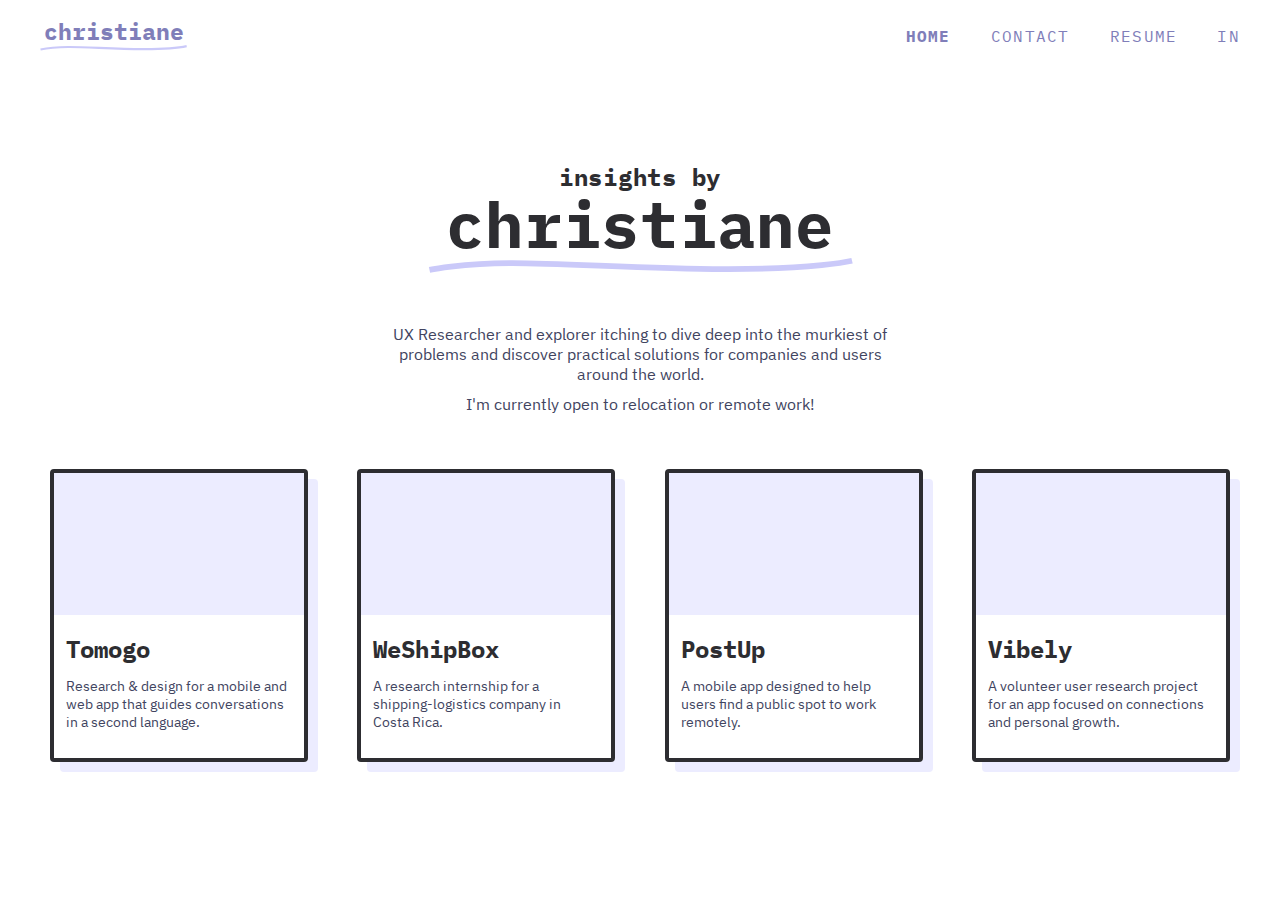
<file: index.html>
<!DOCTYPE html>
<html lang="en">
  <head>
    <title>Christiane's Portfolio</title>
    <link href="/index.css" rel="stylesheet" />
    <script src="/header.js"></script>
  </head>

  <body>
    <script>
      createHeader("home");
    </script>

    <header></header>

    <main
      id="home"
      style="
        display: flex;
        flex-direction: column;
        align-items: center;
        justify-content: center;
        height: 84vh;
      "
    >
      <h1
        style="
          font-family: var(--mono);
          font-size: 24px;
          letter-spacing: 0.03em;
          line-height: 47px;
          text-align: center;
          margin-bottom: 1em;
        "
      >
        insights by<span style="display: block; font-size: 64px"
          >christiane</span
        >
        <img src="/images/line.svg" alt="wavy light purple line" width="425" />
      </h1>
      <p style="width: 500px; text-align: center">
        UX Researcher and explorer itching to dive deep into the murkiest of
        problems and discover practical solutions for companies and users around
        the world.
      </p>
      <p>I'm currently open to relocation or remote work!</p>
      <div
        style="
          display: flex;
          justify-content: space-between;
          width: 96%;
          margin-top: 50px;
          max-width: 1200px;
        "
      >
        <a class="card" href="/cases/tomogo.html">
          <div class="image"></div>
          <div class="description">
            <h2>Tomogo</h2>
            <p>
              Research & design for a mobile and web app that guides
              conversations in a second language.
            </p>
          </div>
        </a>
        <a class="card" href="/cases/we-ship-box.html">
          <div class="image"></div>
          <div class="description">
            <h2>WeShipBox</h2>
            <p>
              A research internship for a shipping-logistics company in Costa
              Rica.
            </p>
          </div>
        </a>
        <a class="card" href="/cases/post-up.html">
          <div class="image"></div>
          <div class="description">
            <h2>PostUp</h2>
            <p>
              A mobile app designed to help users find a public spot to work
              remotely.
            </p>
          </div>
        </a>
        <a class="card" href="cases/vibely.html">
          <div class="image"></div>
          <div class="description">
            <h2>Vibely</h2>
            <p>
              A volunteer user research project for an app focused on
              connections and personal growth.
            </p>
          </div>
        </a>
      </div>
    </main>
  </body>
</html>
</file>
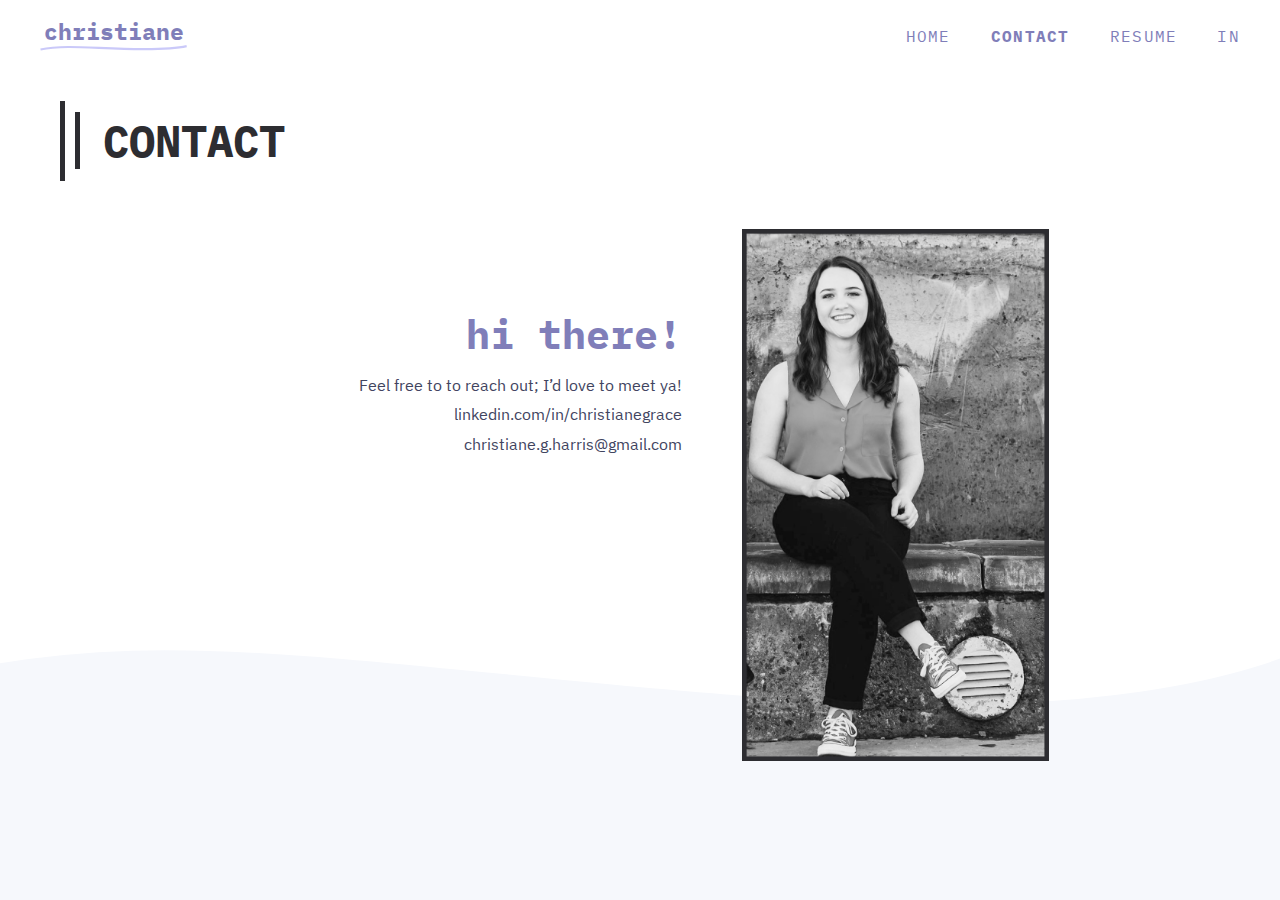
<file: contact.html>
<!DOCTYPE html>
<html lang="en">
  <head>
    <title>Christiane's Portfolio | Contact</title>
    <link href="/index.css" rel="stylesheet" />
    <script src="/header.js"></script>
  </head>

  <body>
    <script>
      createHeader("contact");
    </script>

    <header></header>

    <main id="contact">
      <h1 class="section-header horizontal-inset">Contact</h1>
      <div
        style="
          display: flex;
          align-items: center;
          justify-content: center;
          position: absolute;
          right: 15%;
          z-index: 100;
          height: 90vh;
          width: 60%;
          max-width: 1000px;
          bottom: 0;
        "
      >
        <div
          style="
            display: flex;
            flex-direction: column;
            text-align: right;
            margin-right: 60px;
            margin-top: -250px;
          "
        >
          <h1
            style="
              color: var(--medium-purple);
              font-family: var(--mono);
              font-size: 40px;
              margin-bottom: 10px;
            "
          >
            hi there!
          </h1>
          <p>Feel free to to reach out; I’d love to meet ya!</p>
          <p>linkedin.com/in/christianegrace</p>
          <p>christiane.g.harris@gmail.com</p>
        </div>
        <img
          src="/images/christiane.png"
          alt="An adventurous UX researcher (me!) sitting on a bench, smiling"
          width="40%"
        />
      </div>
      <div style="position: absolute; bottom: 0; overflow: hidden; width: 100%">
        <img
          src="/images/wave.svg"
          alt="light blue wave"
          width="100%"
          style="position: relative; top: 10vw"
        />
      </div>
    </main>
  </body>
</html>
</file>
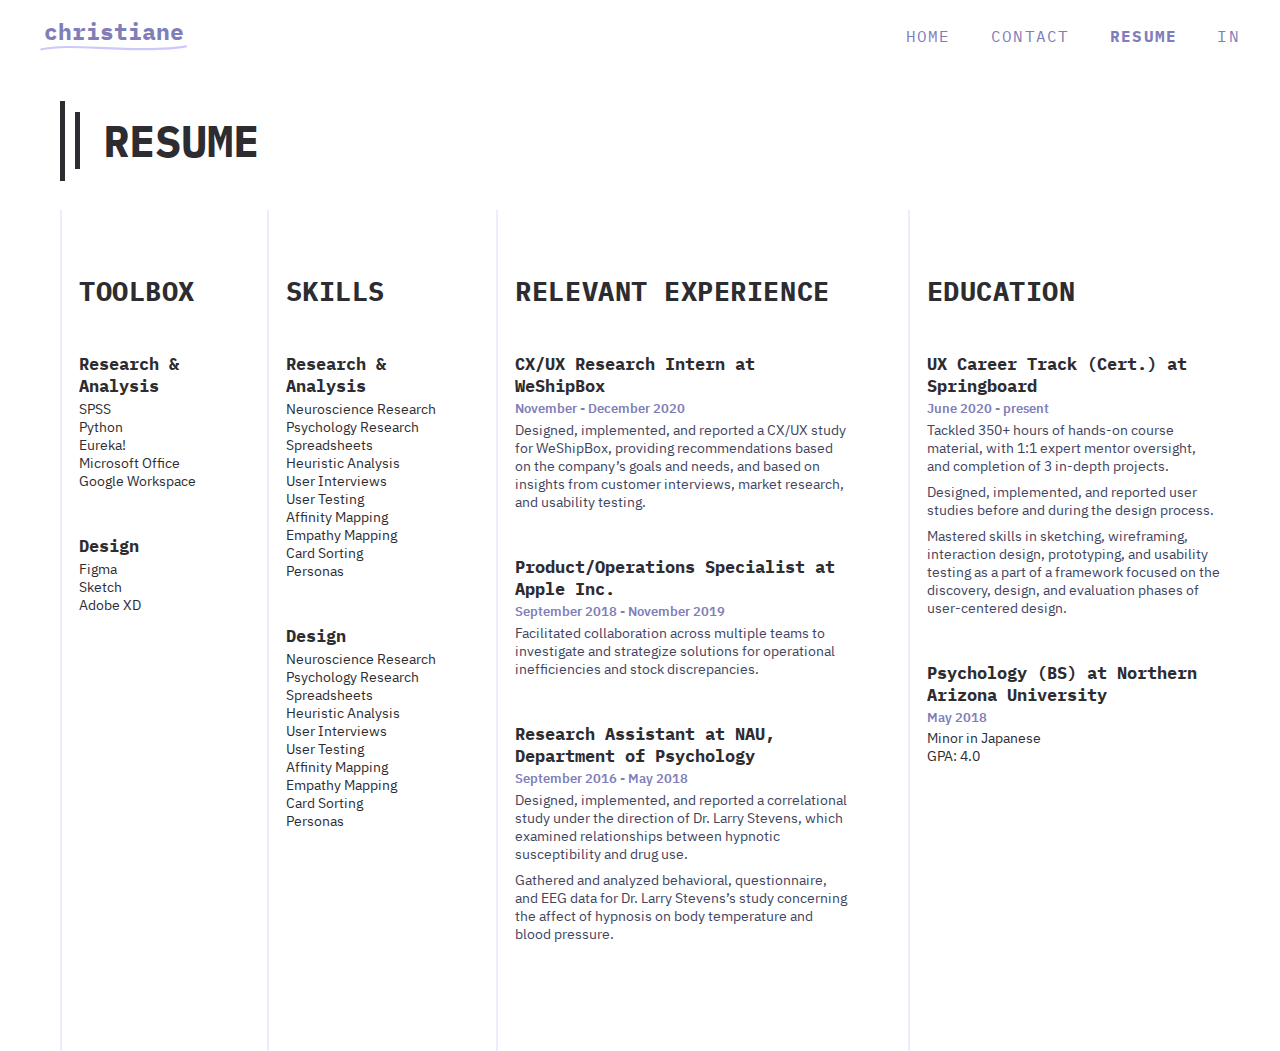
<file: resume.html>
<!DOCTYPE html>
<html lang="en">
  <head>
    <title>Christiane's Portfolio | Resume</title>
    <link href="/index.css" rel="stylesheet" />
    <script src="/header.js"></script>
  </head>

  <body>
    <script>
      createHeader("resume");
    </script>

    <header></header>

    <main class="horizontal-inset" id="resume">
      <h1 class="section-header">Resume</h1>
      <div style="display: flex">
        <div class="column" style="min-width: 11%">
          <h2>Toolbox</h2>
          <h3>Research & Analysis</h3>
          <ul>
            <li>SPSS</li>
            <li>Python</li>
            <li>Eureka!</li>
            <li>Microsoft Office</li>
            <li>Google Workspace</li>
          </ul>
          <h3>Design</h3>
          <ul>
            <li>Figma</li>
            <li>Sketch</li>
            <li>Adobe XD</li>
          </ul>
        </div>
        <div class="column" style="min-width: 13%">
          <h2>Skills</h2>
          <h3>Research & Analysis</h3>
          <ul>
            <li>Neuroscience Research</li>
            <li>Psychology Research</li>
            <li>Spreadsheets</li>
            <li>Heuristic Analysis</li>
            <li>User Interviews</li>
            <li>User Testing</li>
            <li>Affinity Mapping</li>
            <li>Empathy Mapping</li>
            <li>Card Sorting</li>
            <li>Personas</li>
          </ul>
          <h3>Design</h3>
          <ul>
            <li>Neuroscience Research</li>
            <li>Psychology Research</li>
            <li>Spreadsheets</li>
            <li>Heuristic Analysis</li>
            <li>User Interviews</li>
            <li>User Testing</li>
            <li>Affinity Mapping</li>
            <li>Empathy Mapping</li>
            <li>Card Sorting</li>
            <li>Personas</li>
          </ul>
        </div>
        <div class="column">
          <h2>Relevant Experience</h2>
          <h3>CX/UX Research Intern at WeShipBox</h3>
          <h4>November - December 2020</h4>
          <p>
            Designed, implemented, and reported a CX/UX study for WeShipBox,
            providing recommendations based on the company’s goals and needs,
            and based on insights from customer interviews, market research, and
            usability testing.
          </p>
          <h3>Product/Operations Specialist at Apple Inc.</h3>
          <h4>September 2018 - November 2019</h4>
          <p>
            Facilitated collaboration across multiple teams to investigate and
            strategize solutions for operational inefficiencies and stock
            discrepancies.
          </p>
          <h3>Research Assistant at NAU, Department of Psychology</h3>
          <h4>September 2016 - May 2018</h4>
          <p>
            Designed, implemented, and reported a correlational study under the
            direction of Dr. Larry Stevens, which examined relationships between
            hypnotic susceptibility and drug use.
          </p>
          <p>
            Gathered and analyzed behavioral, questionnaire, and EEG data for
            Dr. Larry Stevens’s study concerning the affect of hypnosis on body
            temperature and blood pressure.
          </p>
        </div>
        <div class="column" style="min-width: 22%">
          <h2>Education</h2>
          <h3>UX Career Track (Cert.) at Springboard</h3>
          <h4>June 2020 - present</h4>
          <p>
            Tackled 350+ hours of hands-on course material, with 1:1 expert
            mentor oversight, and completion of 3 in-depth projects.
          </p>
          <p>
            Designed, implemented, and reported user studies before and during
            the design process.
          </p>
          <p>
            Mastered skills in sketching, wireframing, interaction design,
            prototyping, and usability testing as a part of a framework focused
            on the discovery, design, and evaluation phases of user-centered
            design.
          </p>
          <h3>Psychology (BS) at Northern Arizona University</h3>
          <h4>May 2018</h4>
          <ul>
            <li>Minor in Japanese</li>
            <li>GPA: 4.0</li>
          </ul>
        </div>
      </div>
    </main>
  </body>
</html>
</file>
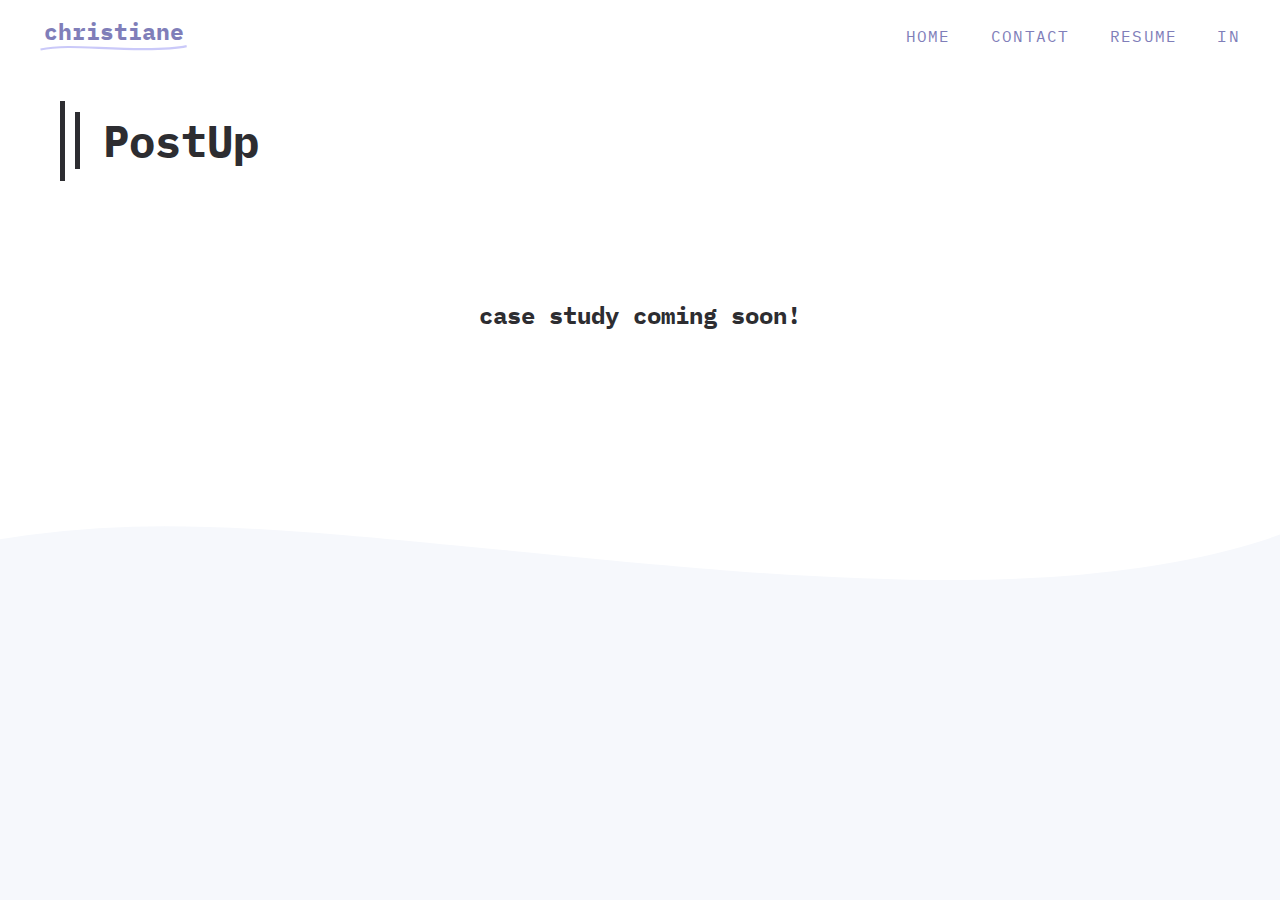
<file: cases/post-up.html>
<!DOCTYPE html>
<html lang="en">
  <head>
    <title>Christiane's Portfolio | PostUp</title>
    <link href="/index.css" rel="stylesheet" />
    <script src="/header.js"></script>
  </head>

  <body>
    <script>
      createHeader("cases/post-up");
    </script>

    <header></header>

    <main id="cases/post-up">
      <h1 class="section-header horizontal-inset" style="text-transform: none">
        PostUp
      </h1>
      <div
        style="
          display: flex;
          align-items: center;
          justify-content: center;
          z-index: 100;
          position: absolute;
          top: 10vh;
          left: 0;
          width: 100vw;
          height: 50vh;
        "
      >
        <h2 style="font-family: var(--mono)">case study coming soon!</h2>
      </div>
      <img
        src="/images/wave.svg"
        alt="light blue wave"
        width="100%"
        style="position: absolute; bottom: 0"
      />
    </main>
  </body>
</html>
</file>
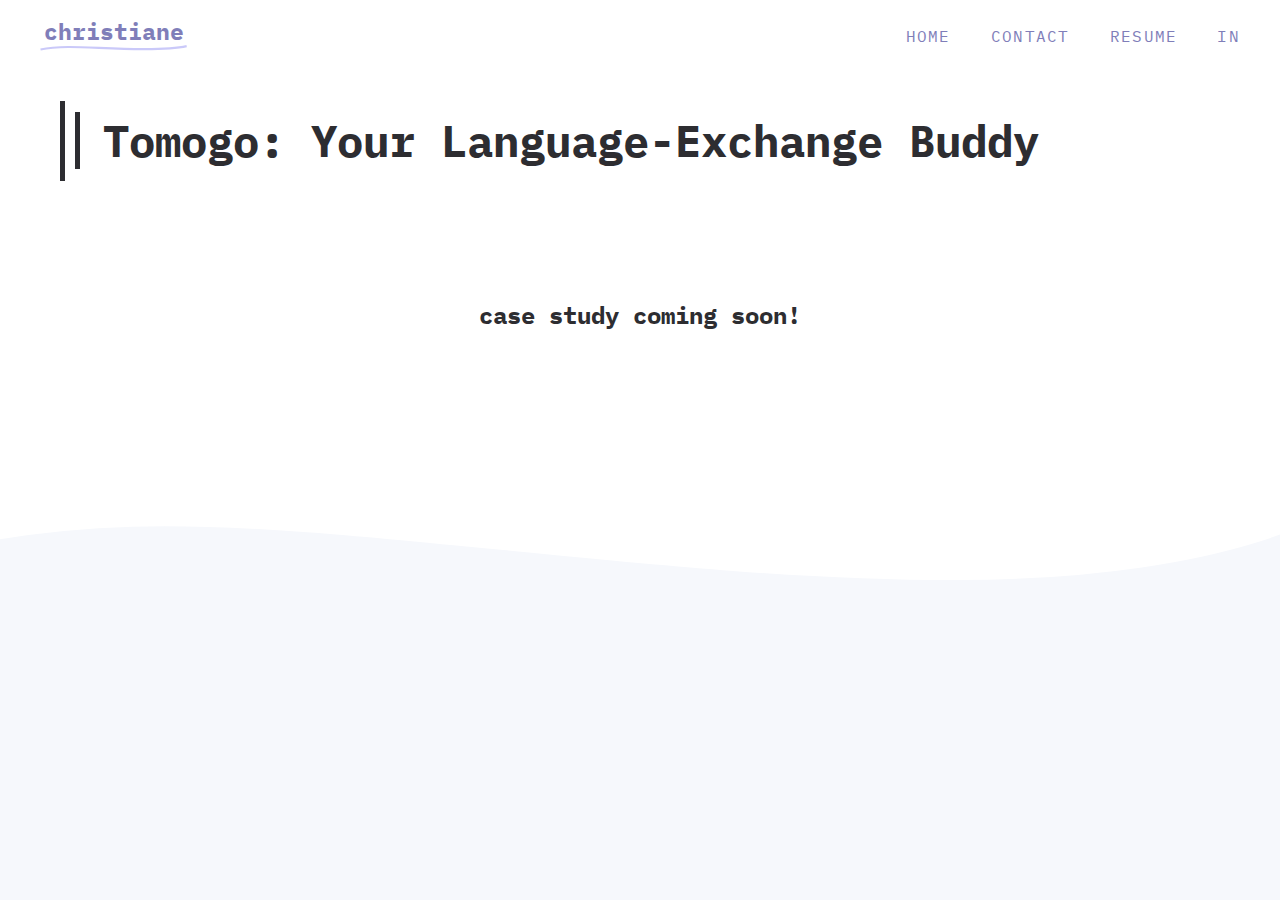
<file: cases/tomogo.html>
<!DOCTYPE html>
<html lang="en">
  <head>
    <title>Christiane's Portfolio | Tomogo</title>
    <link href="/index.css" rel="stylesheet" />
    <script src="/header.js"></script>
  </head>

  <body>
    <script>
      createHeader("cases/tomogo");
    </script>

    <header></header>

    <main id="cases/tomogo">
      <h1 class="section-header horizontal-inset" style="text-transform: none">
        Tomogo: Your Language-Exchange Buddy
      </h1>
      <div
        style="
          display: flex;
          align-items: center;
          justify-content: center;
          z-index: 100;
          position: absolute;
          top: 10vh;
          left: 0;
          width: 100vw;
          height: 50vh;
        "
      >
        <h2 style="font-family: var(--mono)">case study coming soon!</h2>
      </div>
      <img
        src="/images/wave.svg"
        alt="light blue wave"
        width="100%"
        style="position: absolute; bottom: 0"
      />
    </main>
  </body>
</html>
</file>
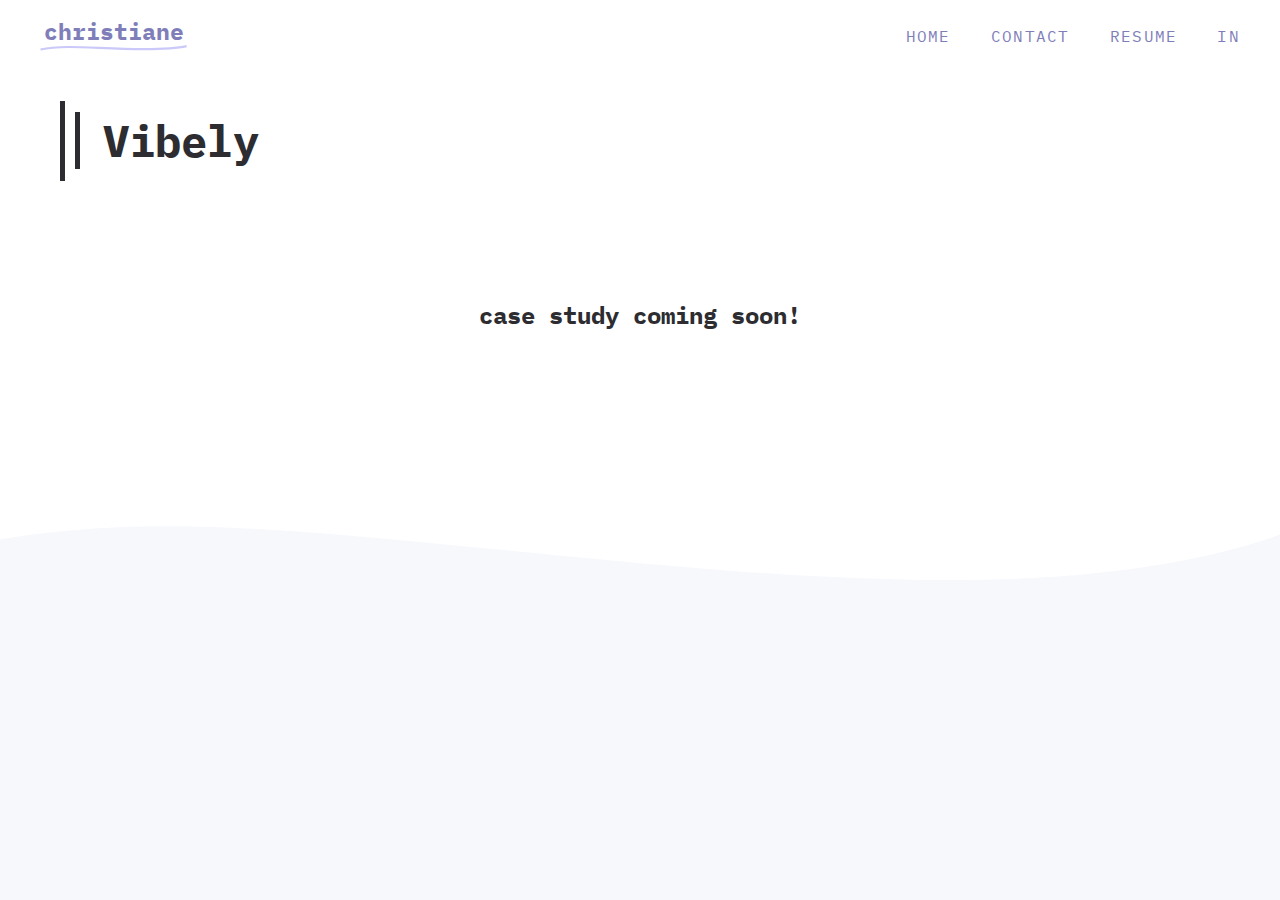
<file: cases/vibely.html>
<!DOCTYPE html>
<html lang="en">
  <head>
    <title>Christiane's Portfolio | Vibely</title>
    <link href="/index.css" rel="stylesheet" />
    <script src="/header.js"></script>
  </head>

  <body>
    <script>
      createHeader("cases/vibely");
    </script>

    <header></header>

    <main id="cases/vibely">
      <h1 class="section-header horizontal-inset" style="text-transform: none">
        Vibely
      </h1>
      <div
        style="
          display: flex;
          align-items: center;
          justify-content: center;
          z-index: 100;
          position: absolute;
          top: 10vh;
          left: 0;
          width: 100vw;
          height: 50vh;
        "
      >
        <h2 style="font-family: var(--mono)">case study coming soon!</h2>
      </div>
      <img
        src="/images/wave.svg"
        alt="light blue wave"
        width="100%"
        style="position: absolute; bottom: 0"
      />
    </main>
  </body>
</html>
</file>
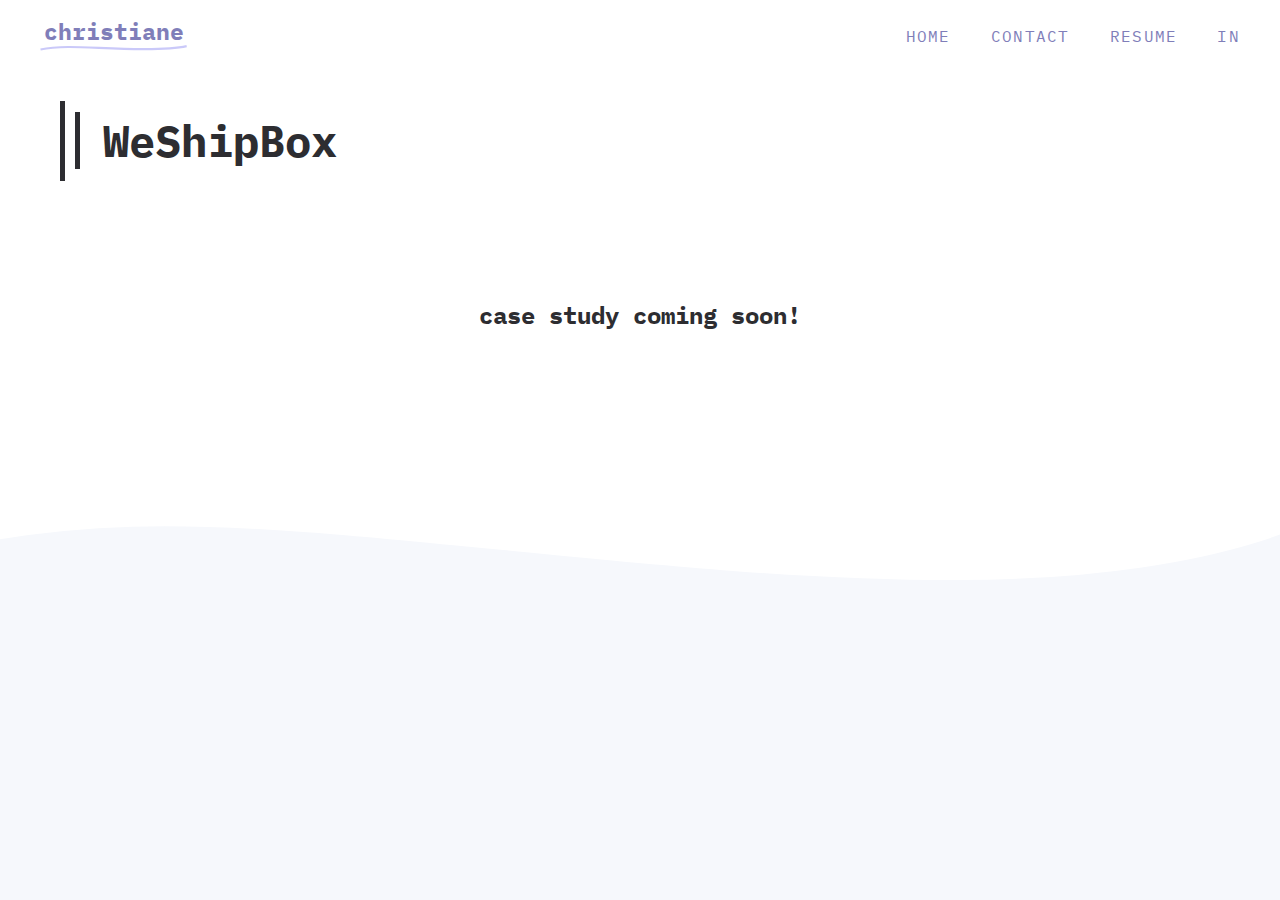
<file: cases/we-ship-box.html>
<!DOCTYPE html>
<html lang="en">
  <head>
    <title>Christiane's Portfolio | WeShipBox</title>
    <link href="/index.css" rel="stylesheet" />
    <script src="/header.js"></script>
  </head>

  <body>
    <script>
      createHeader("cases/we-ship-box");
    </script>

    <header></header>

    <main id="cases/we-ship-box">
      <h1 class="section-header horizontal-inset" style="text-transform: none">
        WeShipBox
      </h1>
      <div
        style="
          display: flex;
          align-items: center;
          justify-content: center;
          z-index: 100;
          position: absolute;
          top: 10vh;
          left: 0;
          width: 100vw;
          height: 50vh;
        "
      >
        <h2 style="font-family: var(--mono)">case study coming soon!</h2>
      </div>
      <img
        src="/images/wave.svg"
        alt="light blue wave"
        width="100%"
        style="position: absolute; bottom: 0"
      />
    </main>
  </body>
</html>
</file>
<file: index.css>
/* ibm-plex-mono-Thin - latin */
@font-face {
  font-family: "IBM Plex Mono";
  font-style: normal;
  font-weight: 100;
  src: local(""), url("../fonts/IBMPlexMono-Thin.woff2") format("woff2"),
    /* Super Modern Browsers */ url("../fonts/IBMPlexMono-Thin.woff")
      format("woff"),
    /* Modern Browsers */ url("../fonts/IBMPlexMono-Thin.ttf")
      format("truetype"); /* Safari, Android, iOS */
}
/* ibm-plex-mono-ExtraLight - latin */
@font-face {
  font-family: "IBM Plex Mono";
  font-style: normal;
  font-weight: 200;
  src: local(""), url("../fonts/IBMPlexMono-ExtraLight.woff2") format("woff2"),
    /* Super Modern Browsers */ url("../fonts/IBMPlexMono-ExtraLight.woff")
      format("woff"),
    /* Modern Browsers */ url("../fonts/IBMPlexMono-ExtraLight.ttf")
      format("truetype"); /* Safari, Android, iOS */
}
/* ibm-plex-mono-Thinitalic - latin */
@font-face {
  font-family: "IBM Plex Mono";
  font-style: italic;
  font-weight: 100;
  src: local(""), url("../fonts/IBMPlexMono-ThinItalic.woff2") format("woff2"),
    /* Super Modern Browsers */ url("../fonts/IBMPlexMono-ThinItalic.woff")
      format("woff"),
    /* Modern Browsers */ url("../fonts/IBMPlexMono-Thinitalic.ttf")
      format("truetype"); /* Safari, Android, iOS */
}
/* ibm-plex-mono-ExtraLightitalic - latin */
@font-face {
  font-family: "IBM Plex Mono";
  font-style: italic;
  font-weight: 200;
  src: local(""),
    url("../fonts/IBMPlexMono-ExtraLightItalic.woff2") format("woff2"),
    /* Super Modern Browsers */
      url("../fonts/IBMPlexMono-ExtraLightItalic.woff") format("woff"),
    /* Modern Browsers */ url("../fonts/IBMPlexMono-ExtraLightitalic.ttf")
      format("truetype"); /* Safari, Android, iOS */
}
/* ibm-plex-mono-Light - latin */
@font-face {
  font-family: "IBM Plex Mono";
  font-style: normal;
  font-weight: 300;
  src: local(""), url("../fonts/IBMPlexMono-Light.woff2") format("woff2"),
    /* Super Modern Browsers */ url("../fonts/IBMPlexMono-Light.woff")
      format("woff"),
    /* Modern Browsers */ url("../fonts/IBMPlexMono-Light.ttf")
      format("truetype"); /* Safari, Android, iOS */
}
/* ibm-plex-mono-Regular - latin */
@font-face {
  font-family: "IBM Plex Mono";
  font-style: normal;
  font-weight: 400;
  src: local(""), url("../fonts/IBMPlexMono-Regular.woff2") format("woff2"),
    /* Super Modern Browsers */ url("../fonts/IBMPlexMono-Regular.woff")
      format("woff"),
    /* Modern Browsers */ url("../fonts/IBMPlexMono-Regular.ttf")
      format("truetype"); /* Safari, Android, iOS */
}
/* ibm-plex-mono-Lightitalic - latin */
@font-face {
  font-family: "IBM Plex Mono";
  font-style: italic;
  font-weight: 300;
  src: local(""), url("../fonts/IBMPlexMono-LightItalic.woff2") format("woff2"),
    /* Super Modern Browsers */ url("../fonts/IBMPlexMono-LightItalic.woff")
      format("woff"),
    /* Modern Browsers */ url("../fonts/IBMPlexMono-Lightitalic.ttf")
      format("truetype"); /* Safari, Android, iOS */
}
/* ibm-plex-mono-italic - latin */
@font-face {
  font-family: "IBM Plex Mono";
  font-style: italic;
  font-weight: 400;
  src: local(""), url("../fonts/IBMPlexMono-Italic.woff2") format("woff2"),
    /* Super Modern Browsers */ url("../fonts/IBMPlexMono-Italic.woff")
      format("woff"),
    /* Modern Browsers */ url("../fonts/IBMPlexMono-italic.ttf")
      format("truetype"); /* Safari, Android, iOS */
}
/* ibm-plex-mono-Mediumitalic - latin */
@font-face {
  font-family: "IBM Plex Mono";
  font-style: italic;
  font-weight: 500;
  src: local(""), url("../fonts/IBMPlexMono-MediumItalic.woff2") format("woff2"),
    /* Super Modern Browsers */ url("../fonts/IBMPlexMono-MediumItalic.woff")
      format("woff"),
    /* Modern Browsers */ url("../fonts/IBMPlexMono-Mediumitalic.ttf")
      format("truetype"); /* Safari, Android, iOS */
}
/* ibm-plex-mono-Medium - latin */
@font-face {
  font-family: "IBM Plex Mono";
  font-style: normal;
  font-weight: 500;
  src: local(""), url("../fonts/IBMPlexMono-Medium.woff2") format("woff2"),
    /* Super Modern Browsers */ url("../fonts/IBMPlexMono-Medium.woff")
      format("woff"),
    /* Modern Browsers */ url("../fonts/IBMPlexMono-Medium.ttf")
      format("truetype"); /* Safari, Android, iOS */
}
/* ibm-plex-mono-SemiBold - latin */
@font-face {
  font-family: "IBM Plex Mono";
  font-style: normal;
  font-weight: 600;
  src: local(""), url("../fonts/IBMPlexMono-SemiBold.woff2") format("woff2"),
    /* Super Modern Browsers */ url("../fonts/IBMPlexMono-SemiBold.woff")
      format("woff"),
    /* Modern Browsers */ url("../fonts/IBMPlexMono-SemiBold.ttf")
      format("truetype"); /* Safari, Android, iOS */
}
/* ibm-plex-mono-SemiBolditalic - latin */
@font-face {
  font-family: "IBM Plex Mono";
  font-style: italic;
  font-weight: 600;
  src: local(""),
    url("../fonts/IBMPlexMono-SemiBoldItalic.woff2") format("woff2"),
    /* Super Modern Browsers */ url("../fonts/IBMPlexMono-SemiBoldItalic.woff")
      format("woff"),
    /* Modern Browsers */ url("../fonts/IBMPlexMono-SemiBolditalic.ttf")
      format("truetype"); /* Safari, Android, iOS */
}
/* ibm-plex-mono-Bold - latin */
@font-face {
  font-family: "IBM Plex Mono";
  font-style: normal;
  font-weight: 700;
  src: local(""), url("../fonts/IBMPlexMono-Bold.woff2") format("woff2"),
    /* Super Modern Browsers */ url("../fonts/IBMPlexMono-Bold.woff")
      format("woff"),
    /* Modern Browsers */ url("../fonts/IBMPlexMono-Bold.ttf")
      format("truetype"); /* Safari, Android, iOS */
}
/* ibm-plex-mono-Bolditalic - latin */
@font-face {
  font-family: "IBM Plex Mono";
  font-style: italic;
  font-weight: 700;
  src: local(""), url("../fonts/IBMPlexMono-BoldItalic.woff2") format("woff2"),
    /* Super Modern Browsers */ url("../fonts/IBMPlexMono-BoldItalic.woff")
      format("woff"),
    /* Modern Browsers */ url("../fonts/IBMPlexMono-Bolditalic.ttf")
      format("truetype"); /* Safari, Android, iOS */
}

/* ibm-plex-sans-Thin - latin */
@font-face {
  font-family: "IBM Plex Sans";
  font-style: normal;
  font-weight: 100;
  src: local(""), url("../fonts/IBMPlexSans-Thin.woff2") format("woff2"),
    /* Super Modern Browsers */ url("../fonts/IBMPlexSans-Thin.woff")
      format("woff"),
    /* Modern Browsers */ url("../fonts/IBMPlexSans-Thin.ttf")
      format("truetype"); /* Safari, Android, iOS */
}
/* ibm-plex-sans-Thinitalic - latin */
@font-face {
  font-family: "IBM Plex Sans";
  font-style: italic;
  font-weight: 100;
  src: local(""), url("../fonts/IBMPlexSans-ThinItalic.woff2") format("woff2"),
    /* Super Modern Browsers */ url("../fonts/IBMPlexSans-ThinItalic.woff")
      format("woff"),
    /* Modern Browsers */ url("../fonts/IBMPlexSans-Thinitalic.ttf")
      format("truetype"); /* Safari, Android, iOS */
}
/* ibm-plex-sans-ExtraLight - latin */
@font-face {
  font-family: "IBM Plex Sans";
  font-style: normal;
  font-weight: 200;
  src: local(""), url("../fonts/IBMPlexSans-ExtraLight.woff2") format("woff2"),
    /* Super Modern Browsers */ url("../fonts/IBMPlexSans-ExtraLight.woff")
      format("woff"),
    /* Modern Browsers */ url("../fonts/IBMPlexSans-ExtraLight.ttf")
      format("truetype"); /* Safari, Android, iOS */
}
/* ibm-plex-sans-ExtraLightitalic - latin */
@font-face {
  font-family: "IBM Plex Sans";
  font-style: italic;
  font-weight: 200;
  src: local(""),
    url("../fonts/IBMPlexSans-ExtraLightItalic.woff2") format("woff2"),
    /* Super Modern Browsers */
      url("../fonts/IBMPlexSans-ExtraLightItalic.woff") format("woff"),
    /* Modern Browsers */ url("../fonts/IBMPlexSans-ExtraLightitalic.ttf")
      format("truetype"); /* Safari, Android, iOS */
}
/* ibm-plex-sans-Light - latin */
@font-face {
  font-family: "IBM Plex Sans";
  font-style: normal;
  font-weight: 300;
  src: local(""), url("../fonts/IBMPlexSans-Light.woff2") format("woff2"),
    /* Super Modern Browsers */ url("../fonts/IBMPlexSans-Light.woff")
      format("woff"),
    /* Modern Browsers */ url("../fonts/IBMPlexSans-Light.ttf")
      format("truetype"); /* Safari, Android, iOS */
}
/* ibm-plex-sans-Lightitalic - latin */
@font-face {
  font-family: "IBM Plex Sans";
  font-style: italic;
  font-weight: 300;
  src: local(""), url("../fonts/IBMPlexSans-LightItalic.woff2") format("woff2"),
    /* Super Modern Browsers */ url("../fonts/IBMPlexSans-LightItalic.woff")
      format("woff"),
    /* Modern Browsers */ url("../fonts/IBMPlexSans-Lightitalic.ttf")
      format("truetype"); /* Safari, Android, iOS */
}
/* ibm-plex-sans-Regular - latin */
@font-face {
  font-family: "IBM Plex Sans";
  font-style: normal;
  font-weight: 400;
  src: local(""), url("../fonts/IBMPlexSans-Regular.woff2") format("woff2"),
    /* Super Modern Browsers */ url("../fonts/IBMPlexSans-Regular.woff")
      format("woff"),
    /* Modern Browsers */ url("../fonts/IBMPlexSans-Regular.ttf")
      format("truetype"); /* Safari, Android, iOS */
}
/* ibm-plex-sans-italic - latin */
@font-face {
  font-family: "IBM Plex Sans";
  font-style: italic;
  font-weight: 400;
  src: local(""), url("../fonts/IBMPlexSans-Italic.woff2") format("woff2"),
    /* Super Modern Browsers */ url("../fonts/IBMPlexSans-Italic.woff")
      format("woff"),
    /* Modern Browsers */ url("../fonts/IBMPlexSans-italic.ttf")
      format("truetype"); /* Safari, Android, iOS */
}
/* ibm-plex-sans-Medium - latin */
@font-face {
  font-family: "IBM Plex Sans";
  font-style: normal;
  font-weight: 500;
  src: local(""), url("../fonts/IBMPlexSans-Medium.woff2") format("woff2"),
    /* Super Modern Browsers */ url("../fonts/IBMPlexSans-Medium.woff")
      format("woff"),
    /* Modern Browsers */ url("../fonts/IBMPlexSans-Medium.ttf")
      format("truetype"); /* Safari, Android, iOS */
}
/* ibm-plex-sans-Mediumitalic - latin */
@font-face {
  font-family: "IBM Plex Sans";
  font-style: italic;
  font-weight: 500;
  src: local(""), url("../fonts/IBMPlexSans-MediumItalic.woff2") format("woff2"),
    /* Super Modern Browsers */ url("../fonts/IBMPlexSans-MediumItalic.woff")
      format("woff"),
    /* Modern Browsers */ url("../fonts/IBMPlexSans-Mediumitalic.ttf")
      format("truetype"); /* Safari, Android, iOS */
}
/* ibm-plex-sans-SemiBold - latin */
@font-face {
  font-family: "IBM Plex Sans";
  font-style: normal;
  font-weight: 600;
  src: local(""), url("../fonts/IBMPlexSans-SemiBold.woff2") format("woff2"),
    /* Super Modern Browsers */ url("../fonts/IBMPlexSans-SemiBold.woff")
      format("woff"),
    /* Modern Browsers */ url("../fonts/IBMPlexSans-SemiBold.ttf")
      format("truetype"); /* Safari, Android, iOS */
}
/* ibm-plex-sans-SemiBolditalic - latin */
@font-face {
  font-family: "IBM Plex Sans";
  font-style: italic;
  font-weight: 600;
  src: local(""),
    url("../fonts/IBMPlexSans-SemiBoldItalic.woff2") format("woff2"),
    /* Super Modern Browsers */ url("../fonts/IBMPlexSans-SemiBoldItalic.woff")
      format("woff"),
    /* Modern Browsers */ url("../fonts/IBMPlexSans-SemiBolditalic.ttf")
      format("truetype"); /* Safari, Android, iOS */
}
/* ibm-plex-sans-Bold - latin */
@font-face {
  font-family: "IBM Plex Sans";
  font-style: normal;
  font-weight: 700;
  src: local(""), url("../fonts/IBMPlexSans-Bold.woff2") format("woff2"),
    /* Super Modern Browsers */ url("../fonts/IBMPlexSans-Bold.woff")
      format("woff"),
    /* Modern Browsers */ url("../fonts/IBMPlexSans-Bold.ttf")
      format("truetype"); /* Safari, Android, iOS */
}
/* ibm-plex-sans-Bolditalic - latin */
@font-face {
  font-family: "IBM Plex Sans";
  font-style: italic;
  font-weight: 700;
  src: local(""), url("../fonts/IBMPlexSans-BoldItalic.woff2") format("woff2"),
    /* Super Modern Browsers */ url("../fonts/IBMPlexSans-BoldItalic.woff")
      format("woff"),
    /* Modern Browsers */ url("../fonts/IBMPlexSans-Bolditalic.ttf")
      format("truetype"); /* Safari, Android, iOS */
}

:root {
  --sans: "IBM Plex Sans", ui-sans-serif, system-ui, -apple-system,
    BlinkMacSystemFont, "Segoe UI", Roboto, "Helvetica Neue", Arial, "Noto Sans",
    sans-serif, "Apple Color Emoji", "Segoe UI Emoji", "Segoe UI Symbol",
    "Noto Color Emoji";
  --mono: "IBM Plex Mono", ui-monospace, "Fira Mono", "DejaVu Sans Mono", Menlo,
    Consolas, "Liberation Mono", Monaco, "Lucida Console", monospace;
  --medium-purple: #807eb9;
  --light-purple: #cbc8f9;
  --lightest-purple: #ececff;
  --black: #2d2d31;
  --dark-gray: #414460;
  --lightest-gray: #ececff;
}

html,
body,
main {
  color: var(--black);
  font-family: var(--sans);
  margin: 0;
  padding: 0;
}

p {
  color: var(--dark-gray);
}

a {
  color: inherit;
  text-decoration: none;
}

header {
  background-color: white;
  display: flex;
  align-items: center;
  justify-content: space-between;
  min-height: 60px;
  height: 8vh;
  max-height: 80px;
  padding-left: 40px;
  padding-right: 40px;
  position: -webkit-sticky; /* Safari */
  position: sticky;
  top: 0;
}

header > h3 {
  display: flex;
  flex-direction: column;
  font-family: var(--mono);
  font-size: 23px;
  line-height: 24px;
  align-items: center;
  color: var(--medium-purple);
}

nav {
  display: flex;
}

nav > a {
  color: var(--medium-purple);
  display: flex;
  align-items: flex-end;
  justify-content: center;
  letter-spacing: 0.08em;
  font-family: var(--mono);
  text-transform: uppercase;
  transition: color 200ms ease;
  margin-left: 40px;
  position: relative;
}

nav > a::before {
  content: "";
  border-bottom: 2px solid var(--medium-purple);
  position: absolute;
  bottom: -3px;
  transition: width 200ms ease;
  width: 0px;
}

nav > a:hover {
  color: var(--black);
}

nav > a:hover::before {
  width: 100%;
}

nav > a.active {
  font-weight: 700;
}

.horizontal-inset {
  margin-left: 60px;
  margin-right: 60px;
}

p {
  margin-bottom: 0.3em;
  margin-top: 0.3em;
}

a.card {
  border: 4px solid var(--black);
  border-radius: 4px;
  box-shadow: 10px 10px var(--lightest-purple);
  display: flex;
  flex-direction: column;
  margin-left: 10px;
  margin-right: 10px;
  height: 285px;
  width: 250px;
  transition: all 200ms ease;
}

a.card:hover {
  box-shadow: 12px 17px var(--lightest-purple);
  transform: translateY(-4px);
}

a.card h2 {
  font-family: var(--mono);
  margin-bottom: 0.5em;
  margin-top: 0.75em;
}

a.card > div.image {
  background-color: var(--lightest-purple);
  width: 100%;
  height: 142px;
}

a.card > div.description {
  padding-left: 12px;
  padding-right: 12px;
}

a.card div.description p {
  font-size: 14px;
}

h1.section-header {
  border-left: 5px solid var(--black);
  line-height: 1.8em;
  font-family: var(--mono);
  font-size: 44px;
  padding-left: 10px;
  text-transform: uppercase;
}

h1.section-header::before {
  content: "";
  border-left: 5px solid var(--black);
  padding-left: 23px;
}

#resume div.column {
  border-left: 2px solid var(--lightest-gray);
  padding-left: 17px;
  padding-right: 60px;
  padding-top: 40px;
  padding-bottom: 100px;
}

#resume div.column:last-child {
  padding-right: 0;
}

#resume div.column h2 {
  font-family: var(--mono);
  font-size: 27px;
  text-transform: uppercase;
  letter-spacing: 0.02em;
}

#resume div.column h3 {
  font-family: var(--mono);
  font-size: 17px;
  margin-bottom: 3px;
  margin-top: 45px;
}

#resume div.column h4 {
  color: var(--medium-purple);
  font-size: 13px;
  font-weight: 600;
  margin-bottom: 3px;
  margin-top: 3px;
}

#resume ul,
#resume li {
  font-size: 14px;
  list-style: none;
  margin: 0;
  padding: 0;
}

#resume p {
  font-size: 14px;
  margin-bottom: 8px;
}
</file>
